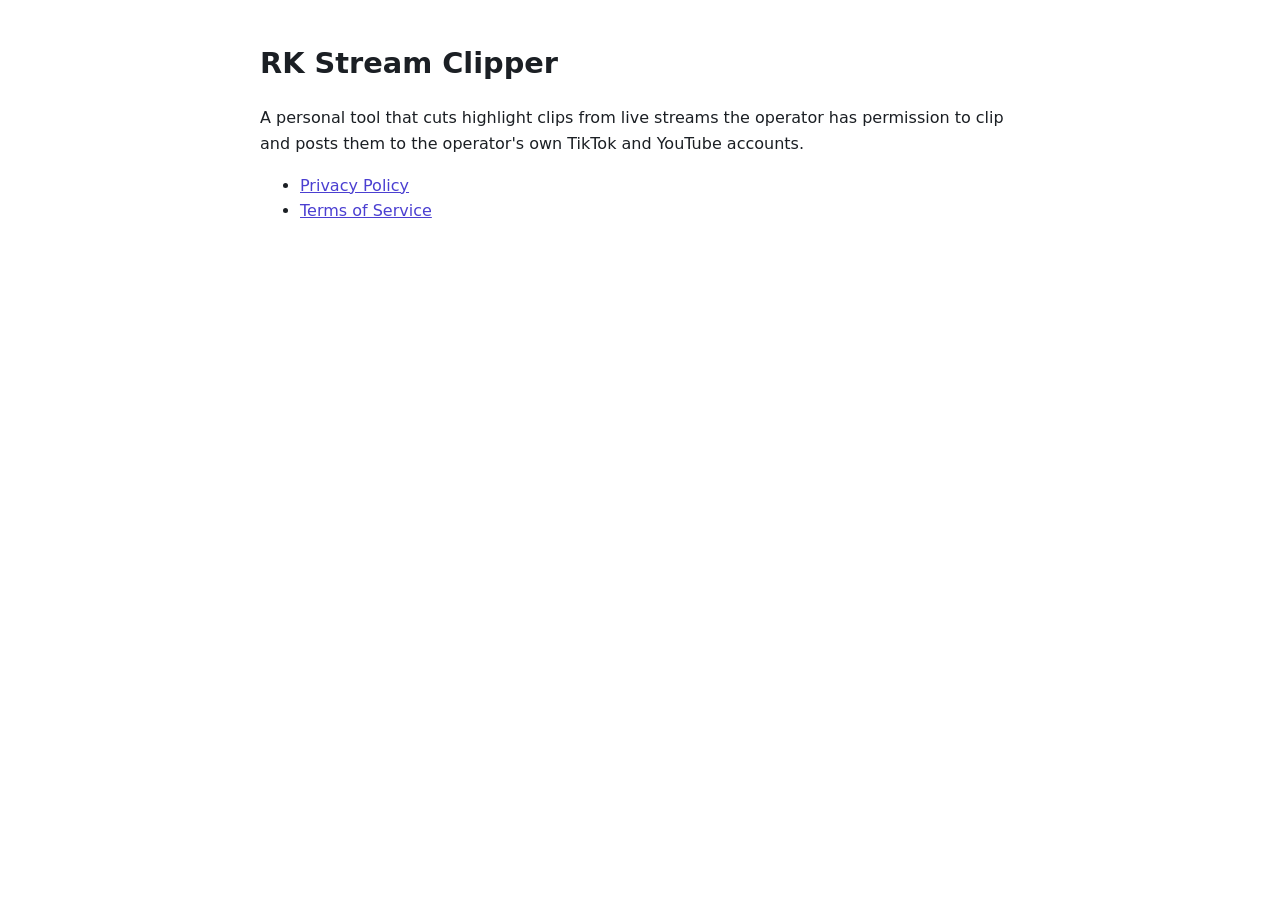
<file: index.html>
<!doctype html>
<html lang="en"><head><meta charset="utf-8"><meta name="viewport" content="width=device-width,initial-scale=1">
<title>RK Stream Clipper</title><link rel="stylesheet" href="style.css"></head><body>
<h1>RK Stream Clipper</h1>
<p>A personal tool that cuts highlight clips from live streams the operator has permission to clip and posts them to the operator's
own TikTok and YouTube accounts.</p>
<ul><li><a href="privacy.html">Privacy Policy</a></li><li><a href="terms.html">Terms of Service</a></li></ul>
</body></html>
</file>
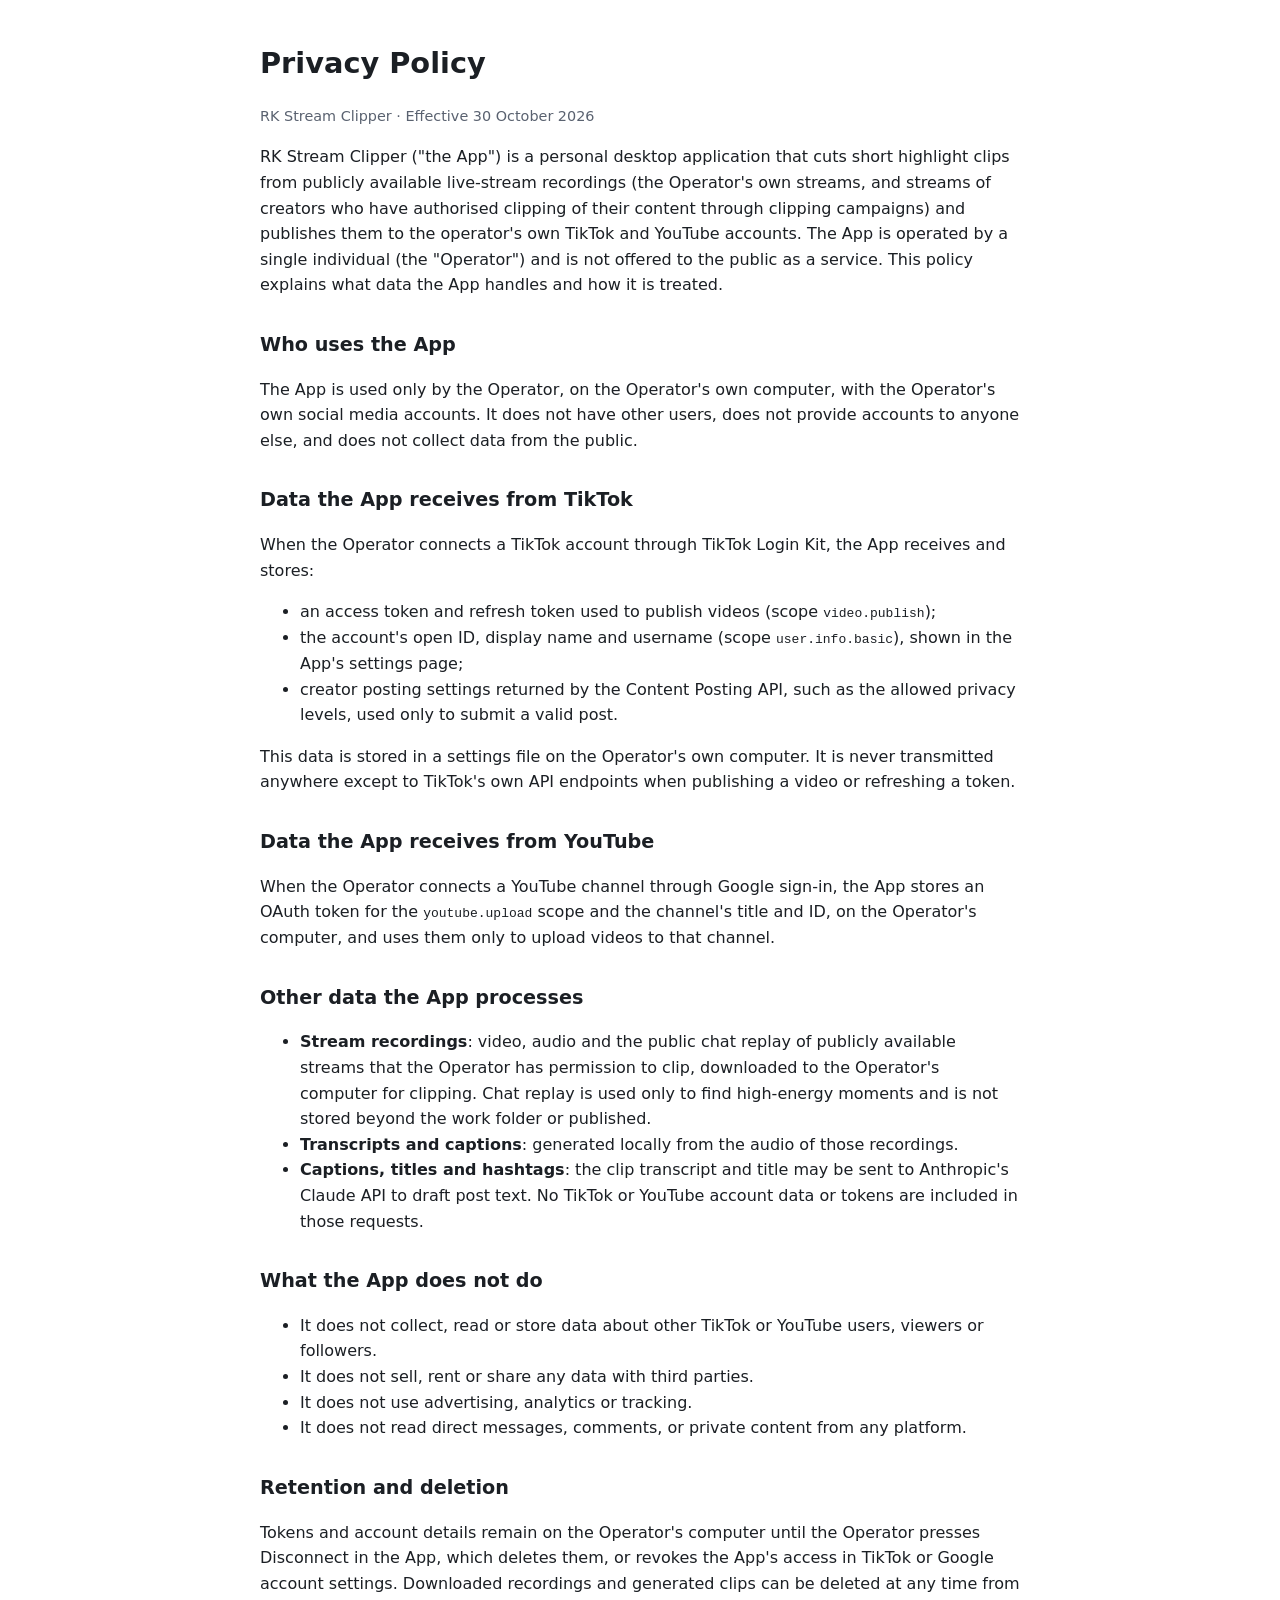
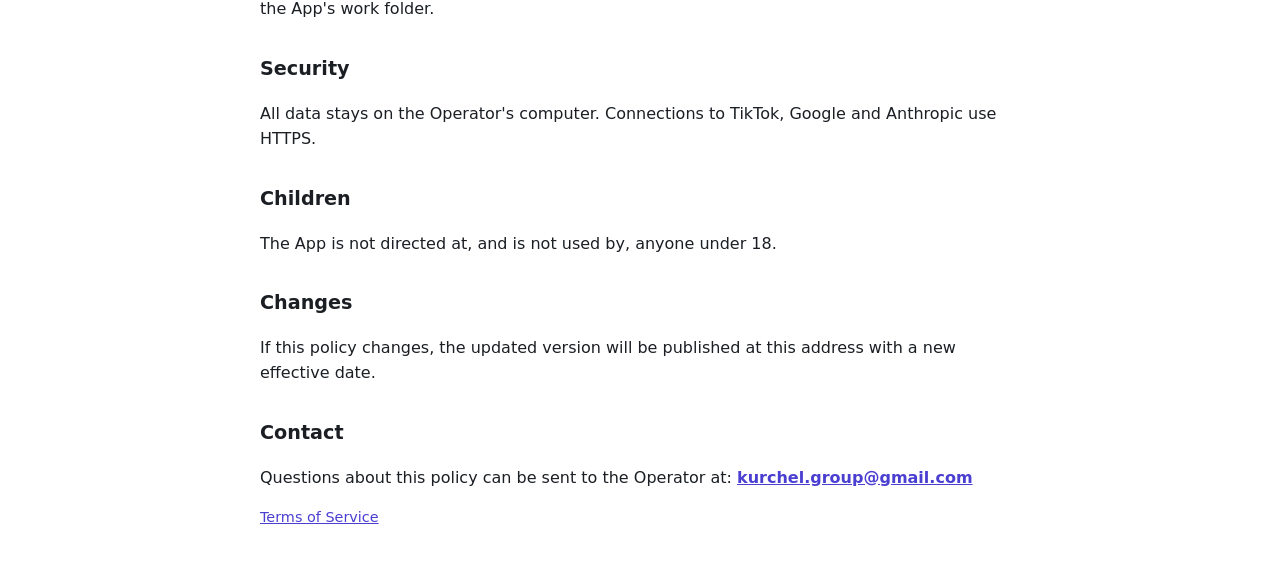
<file: privacy.html>
<!doctype html>
<html lang="en"><head><meta charset="utf-8"><meta name="viewport" content="width=device-width,initial-scale=1">
<title>Privacy Policy – RK Stream Clipper</title><link rel="stylesheet" href="style.css"></head><body>
<h1>Privacy Policy</h1>
<p class="meta">RK Stream Clipper · Effective 30 October 2026</p>

<p>RK Stream Clipper ("the App") is a personal desktop application that cuts short highlight clips from publicly available live-stream
recordings (the Operator's own streams, and streams of creators who have authorised clipping of their content through clipping
campaigns) and publishes them to the operator's own TikTok and YouTube accounts. The App is operated by a single
individual (the "Operator") and is not offered to the public as a service. This policy explains what data the App handles
and how it is treated.</p>

<h2>Who uses the App</h2>
<p>The App is used only by the Operator, on the Operator's own computer, with the Operator's own social media accounts.
It does not have other users, does not provide accounts to anyone else, and does not collect data from the public.</p>

<h2>Data the App receives from TikTok</h2>
<p>When the Operator connects a TikTok account through TikTok Login Kit, the App receives and stores:</p>
<ul>
  <li>an access token and refresh token used to publish videos (scope <code>video.publish</code>);</li>
  <li>the account's open ID, display name and username (scope <code>user.info.basic</code>), shown in the App's settings page;</li>
  <li>creator posting settings returned by the Content Posting API, such as the allowed privacy levels, used only to submit a valid post.</li>
</ul>
<p>This data is stored in a settings file on the Operator's own computer. It is never transmitted anywhere except to TikTok's
own API endpoints when publishing a video or refreshing a token.</p>

<h2>Data the App receives from YouTube</h2>
<p>When the Operator connects a YouTube channel through Google sign-in, the App stores an OAuth token for the
<code>youtube.upload</code> scope and the channel's title and ID, on the Operator's computer, and uses them only to upload
videos to that channel.</p>

<h2>Other data the App processes</h2>
<ul>
  <li><strong>Stream recordings</strong>: video, audio and the public chat replay of publicly available streams that the Operator has permission to clip, downloaded to the Operator's computer for clipping. Chat replay is used only to find high-energy moments and is not stored beyond the work folder or published.</li>
  <li><strong>Transcripts and captions</strong>: generated locally from the audio of those recordings.</li>
  <li><strong>Captions, titles and hashtags</strong>: the clip transcript and title may be sent to Anthropic's Claude API to draft post text. No TikTok or YouTube account data or tokens are included in those requests.</li>
</ul>

<h2>What the App does not do</h2>
<ul>
  <li>It does not collect, read or store data about other TikTok or YouTube users, viewers or followers.</li>
  <li>It does not sell, rent or share any data with third parties.</li>
  <li>It does not use advertising, analytics or tracking.</li>
  <li>It does not read direct messages, comments, or private content from any platform.</li>
</ul>

<h2>Retention and deletion</h2>
<p>Tokens and account details remain on the Operator's computer until the Operator presses Disconnect in the App, which deletes
them, or revokes the App's access in TikTok or Google account settings. Downloaded recordings and generated clips can be deleted
at any time from the App's work folder.</p>

<h2>Security</h2>
<p>All data stays on the Operator's computer. Connections to TikTok, Google and Anthropic use HTTPS.</p>

<h2>Children</h2>
<p>The App is not directed at, and is not used by, anyone under 18.</p>

<h2>Changes</h2>
<p>If this policy changes, the updated version will be published at this address with a new effective date.</p>

<h2>Contact</h2>
<p>Questions about this policy can be sent to the Operator at: <strong><a href="mailto:kurchel.group@gmail.com">kurchel.group@gmail.com</a></strong></p>

<p class="meta"><a href="terms.html">Terms of Service</a></p>
</body></html>
</file>
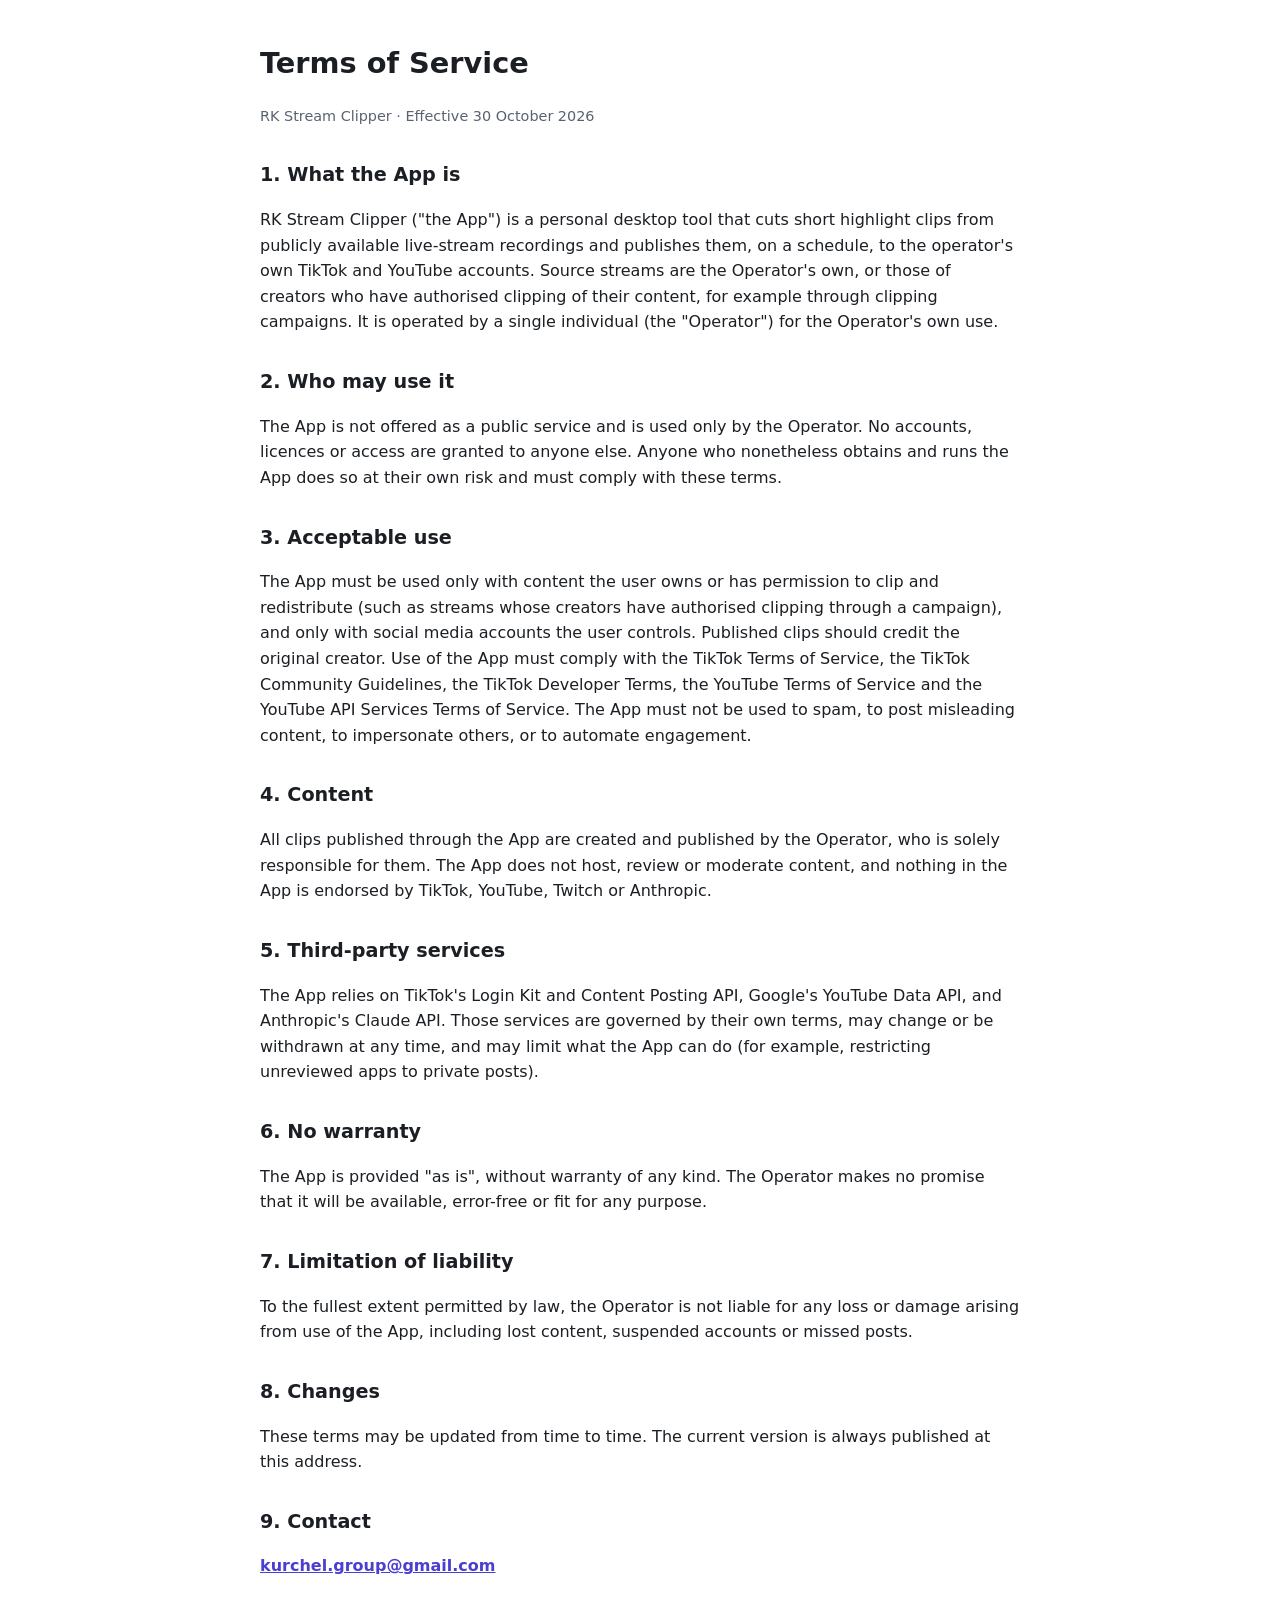
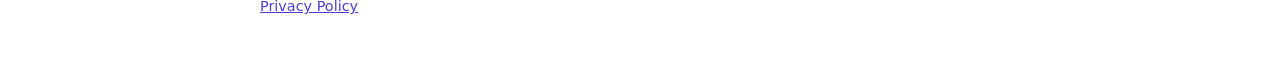
<file: terms.html>
<!doctype html>
<html lang="en"><head><meta charset="utf-8"><meta name="viewport" content="width=device-width,initial-scale=1">
<title>Terms of Service – RK Stream Clipper</title><link rel="stylesheet" href="style.css"></head><body>
<h1>Terms of Service</h1>
<p class="meta">RK Stream Clipper · Effective 30 October 2026</p>

<h2>1. What the App is</h2>
<p>RK Stream Clipper ("the App") is a personal desktop tool that cuts short highlight clips from publicly available
live-stream recordings and publishes them, on a schedule, to the operator's own TikTok and YouTube accounts. Source streams are
the Operator's own, or those of creators who have authorised clipping of their content, for example through clipping campaigns. It is operated by
a single individual (the "Operator") for the Operator's own use.</p>

<h2>2. Who may use it</h2>
<p>The App is not offered as a public service and is used only by the Operator. No accounts, licences or access are granted to
anyone else. Anyone who nonetheless obtains and runs the App does so at their own risk and must comply with these terms.</p>

<h2>3. Acceptable use</h2>
<p>The App must be used only with content the user owns or has permission to clip and redistribute (such as streams whose
creators have authorised clipping through a campaign), and only with social media accounts the user controls. Published clips
should credit the original creator. Use of the App must comply with the TikTok Terms of Service, the TikTok Community Guidelines, the TikTok
Developer Terms, the YouTube Terms of Service and the YouTube API Services Terms of Service. The App must not be used to spam,
to post misleading content, to impersonate others, or to automate engagement.</p>

<h2>4. Content</h2>
<p>All clips published through the App are created and published by the Operator, who is solely responsible for them. The App
does not host, review or moderate content, and nothing in the App is endorsed by TikTok, YouTube, Twitch or Anthropic.</p>

<h2>5. Third-party services</h2>
<p>The App relies on TikTok's Login Kit and Content Posting API, Google's YouTube Data API, and Anthropic's Claude API. Those
services are governed by their own terms, may change or be withdrawn at any time, and may limit what the App can do (for example,
restricting unreviewed apps to private posts).</p>

<h2>6. No warranty</h2>
<p>The App is provided "as is", without warranty of any kind. The Operator makes no promise that it will be available,
error-free or fit for any purpose.</p>

<h2>7. Limitation of liability</h2>
<p>To the fullest extent permitted by law, the Operator is not liable for any loss or damage arising from use of the App,
including lost content, suspended accounts or missed posts.</p>

<h2>8. Changes</h2>
<p>These terms may be updated from time to time. The current version is always published at this address.</p>

<h2>9. Contact</h2>
<p><strong><a href="mailto:kurchel.group@gmail.com">kurchel.group@gmail.com</a></strong></p>

<p class="meta"><a href="privacy.html">Privacy Policy</a></p>
</body></html>
</file>
<file: style.css>
body{font-family:system-ui,Segoe UI,Arial,sans-serif;max-width:760px;margin:40px auto;padding:0 20px;line-height:1.6;color:#1b1f24;background:#fff}
h1{font-size:1.8rem}h2{font-size:1.2rem;margin-top:2rem}
.meta{color:#5a6270;font-size:.9rem}
a{color:#4b3fd1}
</file>
